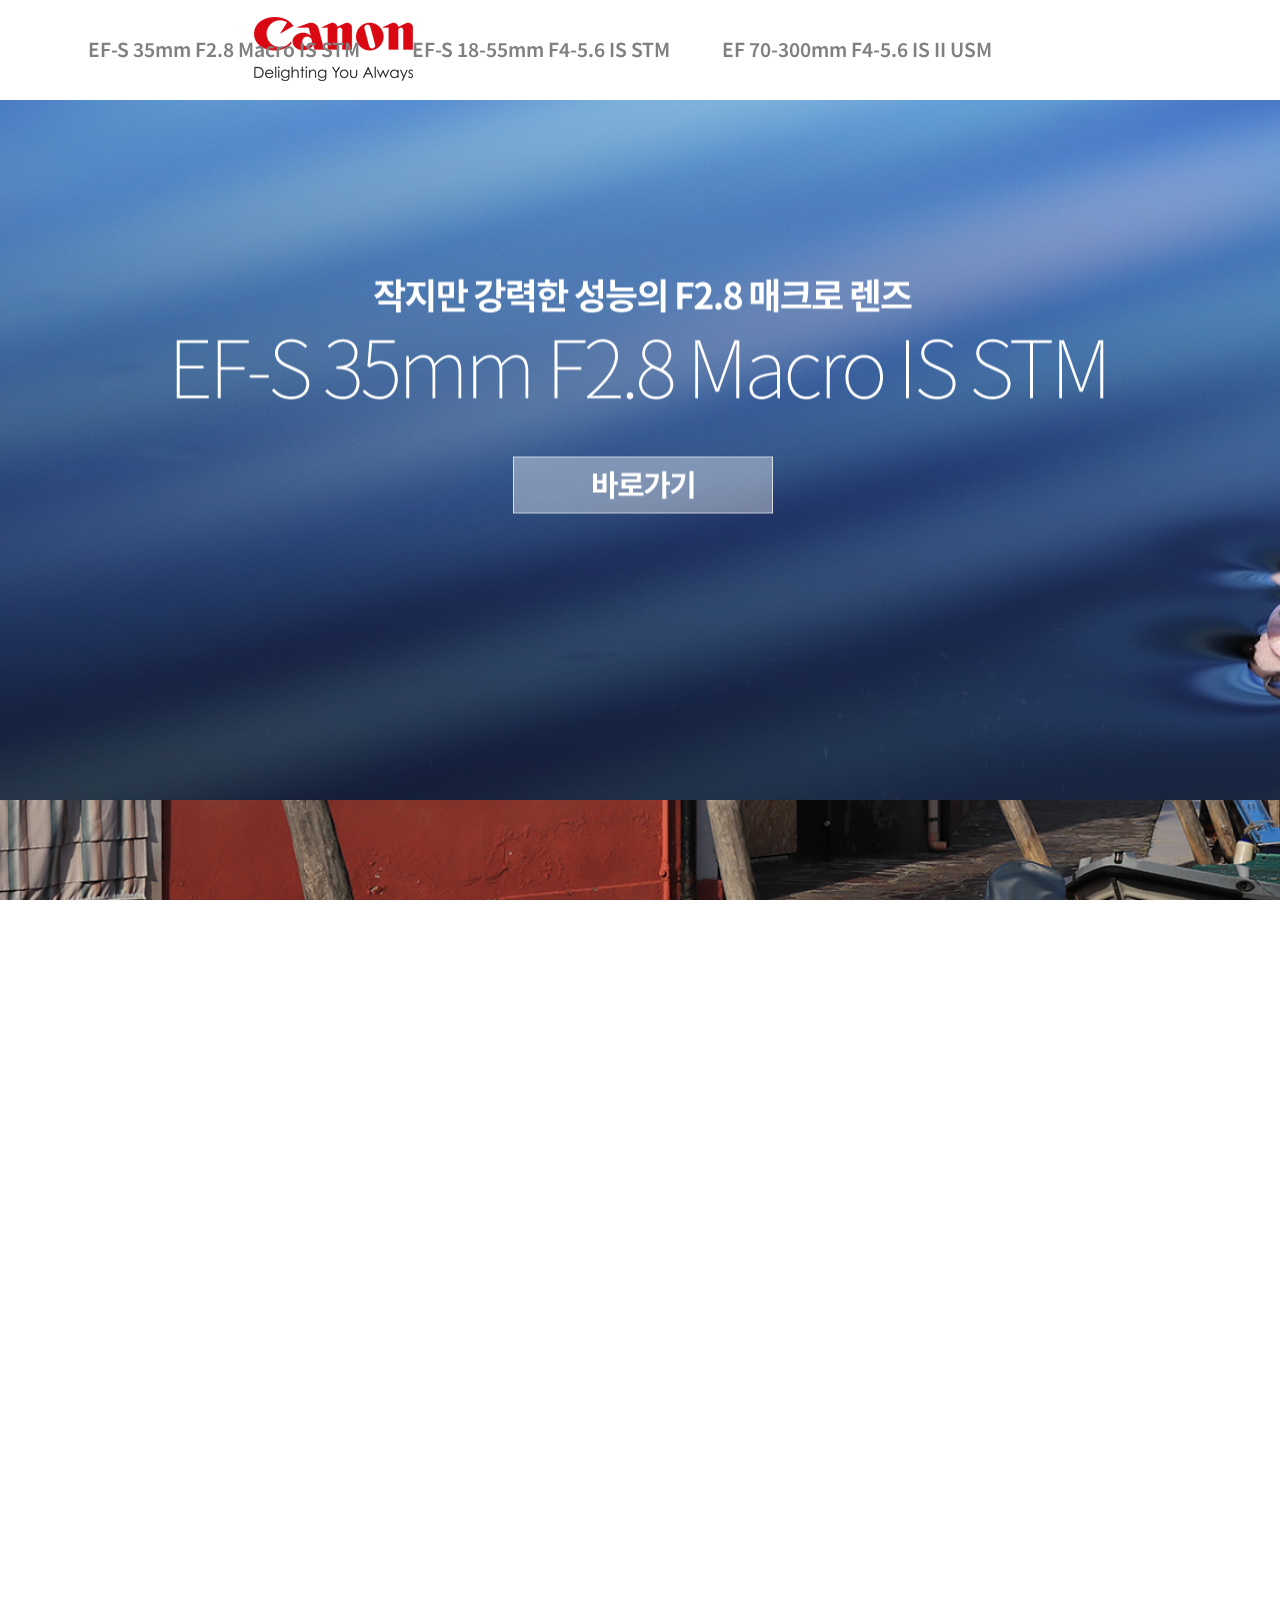
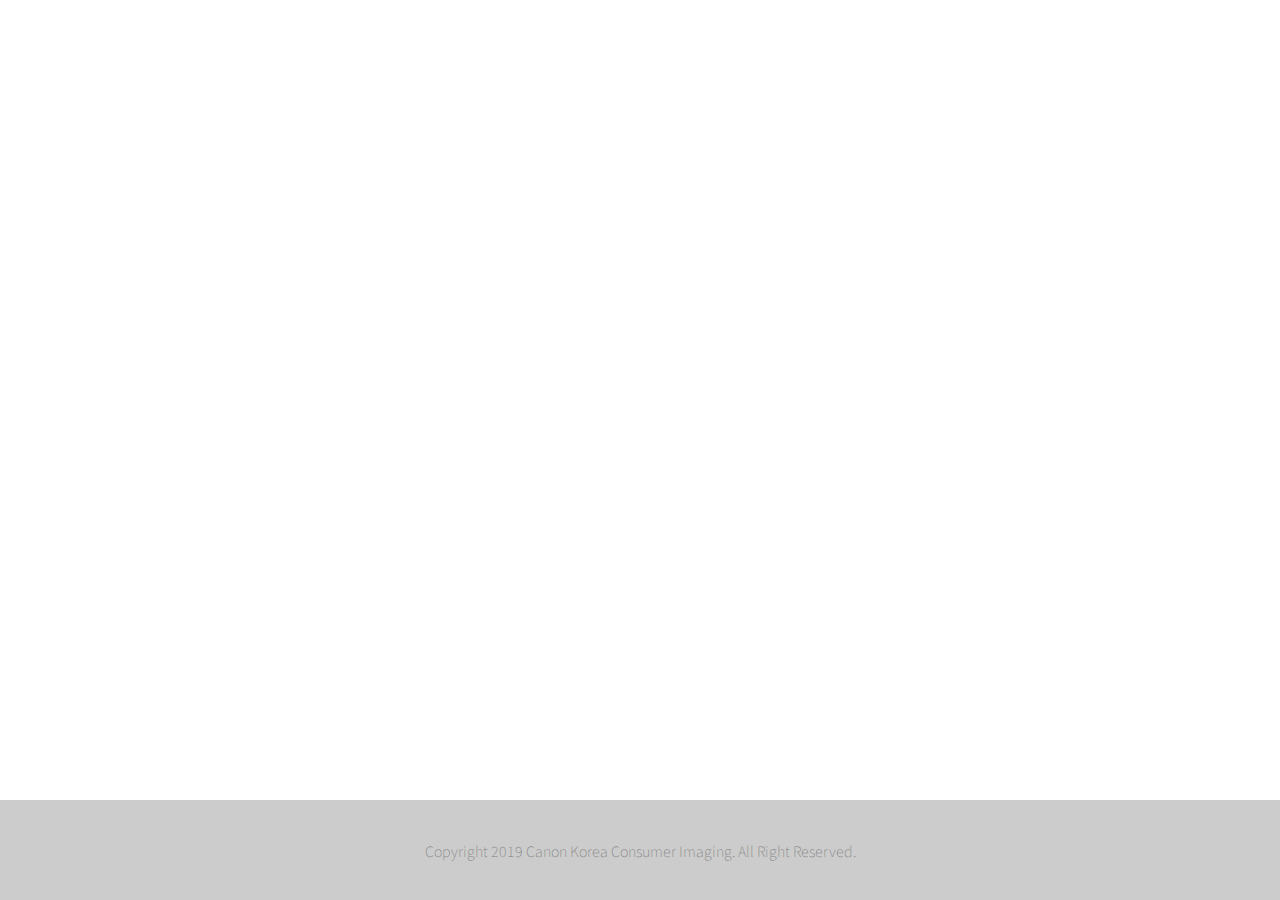
<file: index.html>
<!DOCTYPE html>
<html lang="kr">
  <head>
    <meta charset="utf-8">
    <link href="https://fonts.googleapis.com/css?family=Noto+Sans+KR" rel="stylesheet">
    <title></title>
    <style>
    body, h1{
      margin: 0px;
    }
    #scene{
      height:800px;
      overflow: hidden;
      background-size: cover;
      background-attachment: fixed;
    }
    .one{background-image: url(images/index_07.png);}
    .two{background-image: url(images/index_08.png);}
    .three{background-image: url(images/index_09.png);}
    #scene h1{
      position: relative;
      left:50%;
      top:50%;
      transform: translateX(-50%) translateY(-50%);
      text-align: center;
    }
    /*---푸터 적용---*/
    footer{
      height:100px;
      background-color: rgba(0, 0, 0, 0.2);
    }
    .footer{
      position: relative;
      left:50%;
      top:50%;
      transform: translateX(-50%) translateY(-50%);
      text-align: center;
      font-family: 'Noto Sans KR', sans-serif;
      font-size: 0.9rem;
      font-weight: 100;
      color:gray;
    }
/*---네비게이션 처리---*/
.wrap{
  border: 0px solid red;

  height: 100px;
  width: 100%;
  position: fixed;
  background-color: white;
  z-index: 10;
}
  .logo{
    border: 0px solid blue;
    display: block;
    margin-left: 240px;
  }
    .nav{
      border: 0px solid green;
      position: fixed;
      right:240px;
      top:35px;
      display: inline-block;
      font-family: 'Noto Sans KR', sans-serif;
      font-size: 1.2rem;
      font-weight: 600;
      color:gray;
    }
    .space{
      margin-left: 3rem;

    }
    a, a:link :visited :active{
      text-decoration: none;
      color: gray;

    }
    a:hover{
      color: red;
    }


    </style>
  </head>
  <body>
    <nav class="wrap">
      <div class="logo">
        <a href="index.html"><img src="images/index_02.png"></a>
      </div>
      <div class="nav">
      <a href="p01.html">EF-S 35mm F2.8 Macro IS STM</a>
      <span class="space"></span>
      <a href="p02.html">EF-S 18-55mm F4-5.6 IS STM</a>
      <span class="space"></span>
      <a href="p03.html">EF 70-300mm F4-5.6 IS II USM</a>
      <span class="space"></span>
      </div>
    </nav>
   <section id="scene" class="one">
     <h1><a href="p01.html"><img src="images/t01.png"></a></h1>
   </section>
   <section id="scene" class="two">
     <h1><a href="p02.html"><img src="images/t02.png"></a></h1>
   </section>
   <section id="scene" class="three">
     <h1><a href="p03.html"><img src="images/t03.png"></a></h1>
   </section>
   <footer><div class="footer">
     Copyright 2019 Canon Korea Consumer Imaging. All Right Reserved.
   </div></footer>
  </body>
</html>
</file>
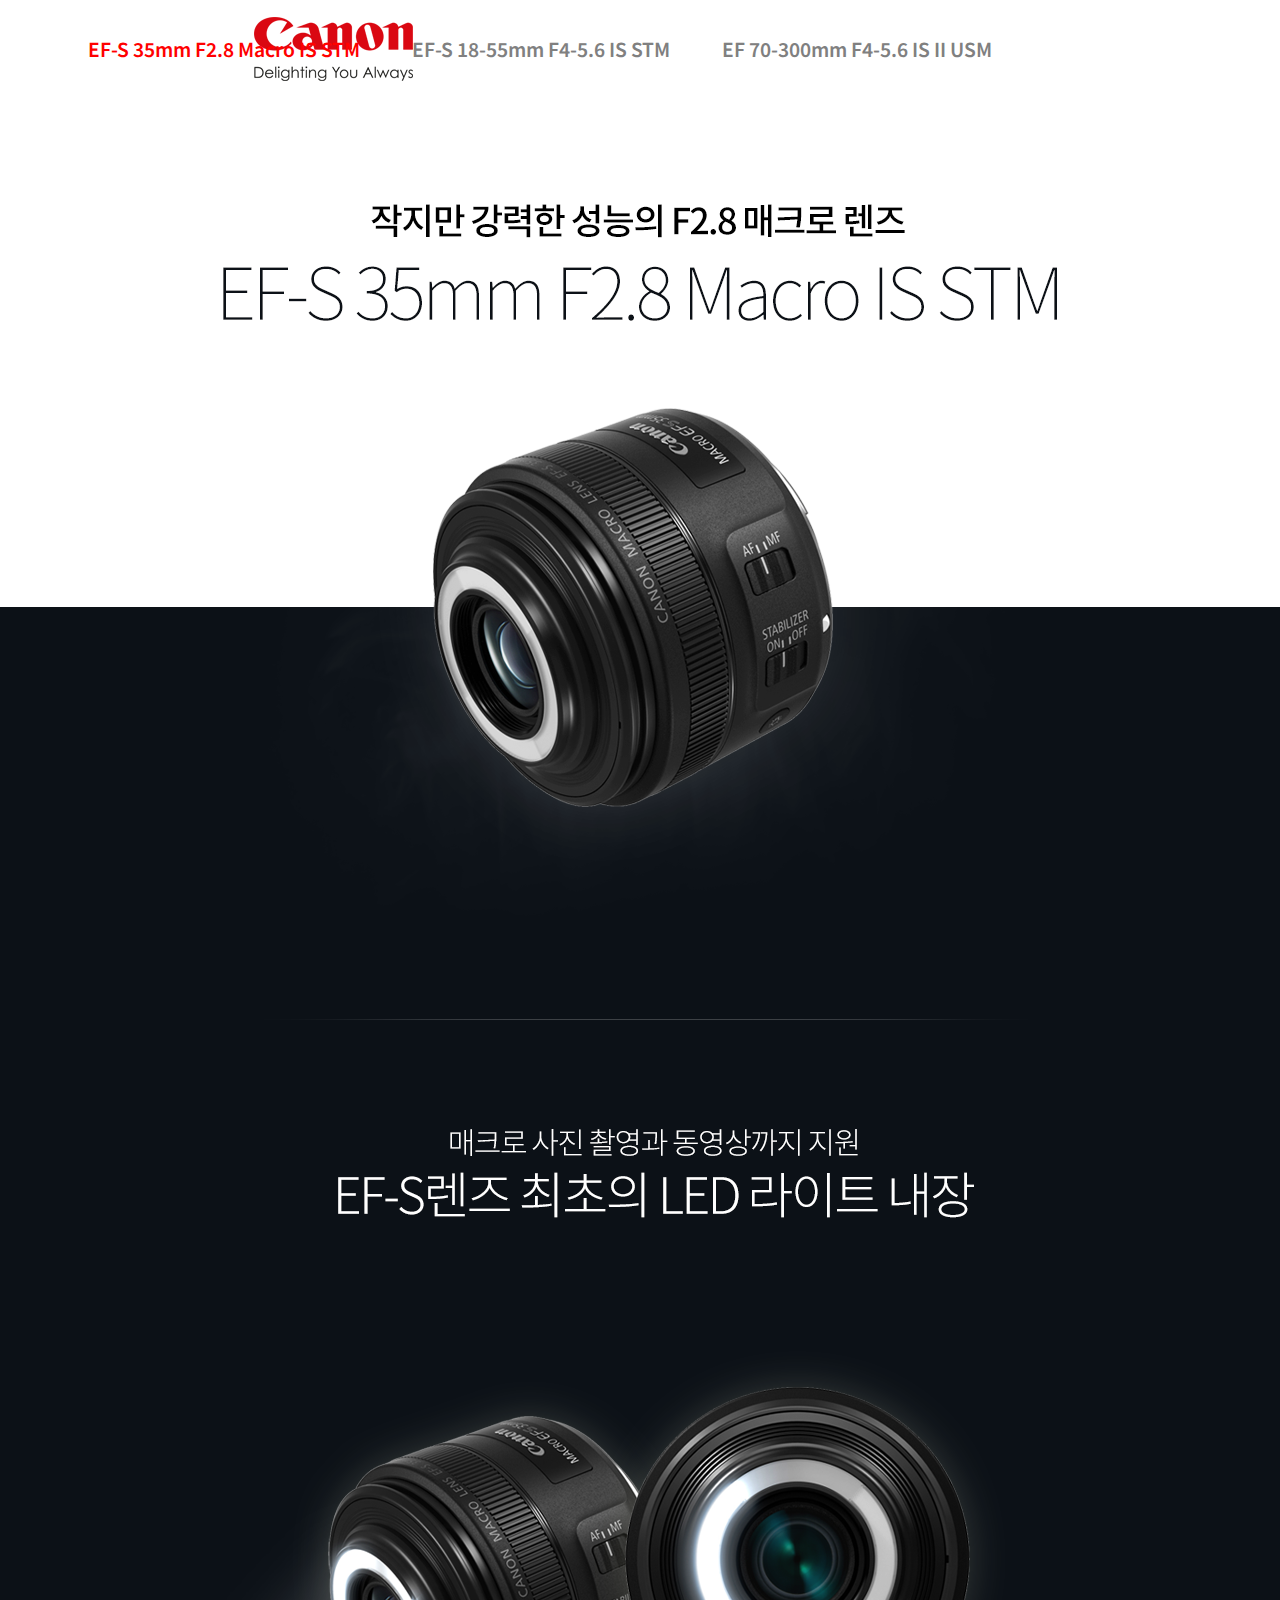
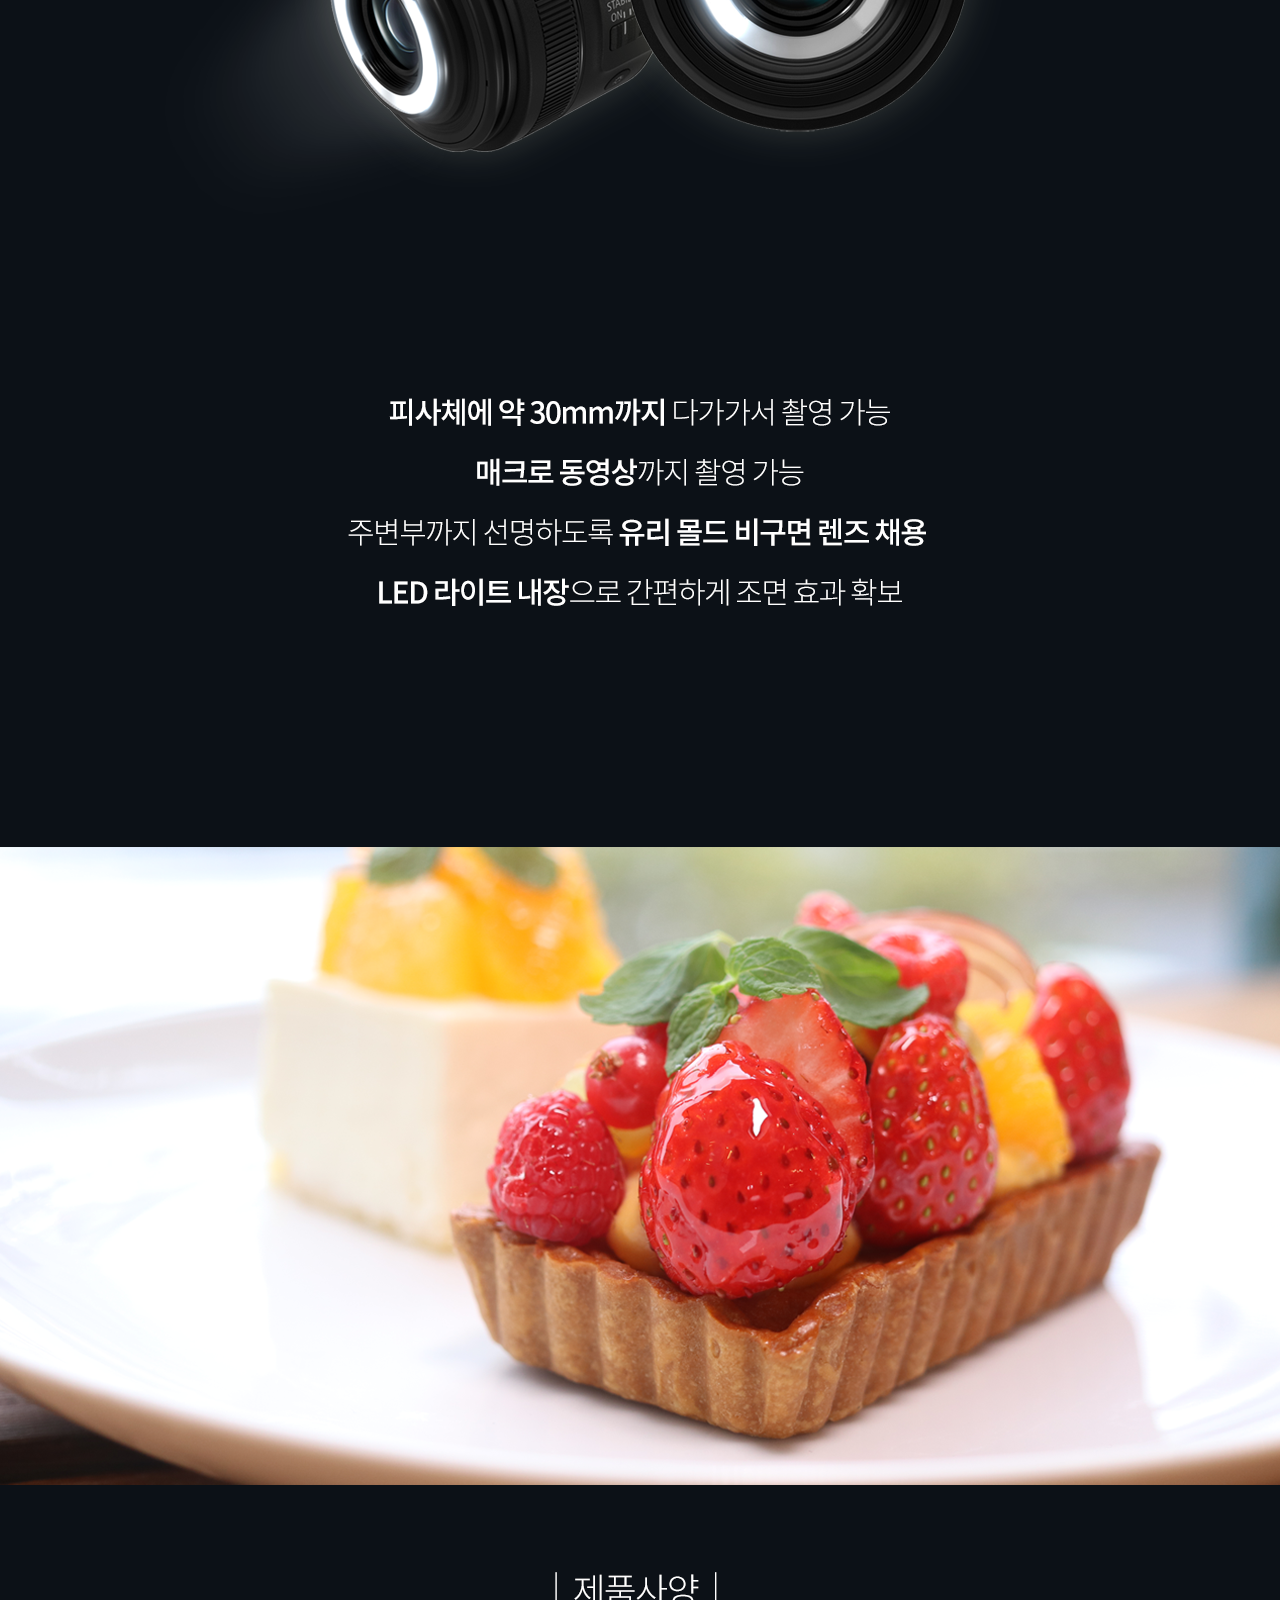
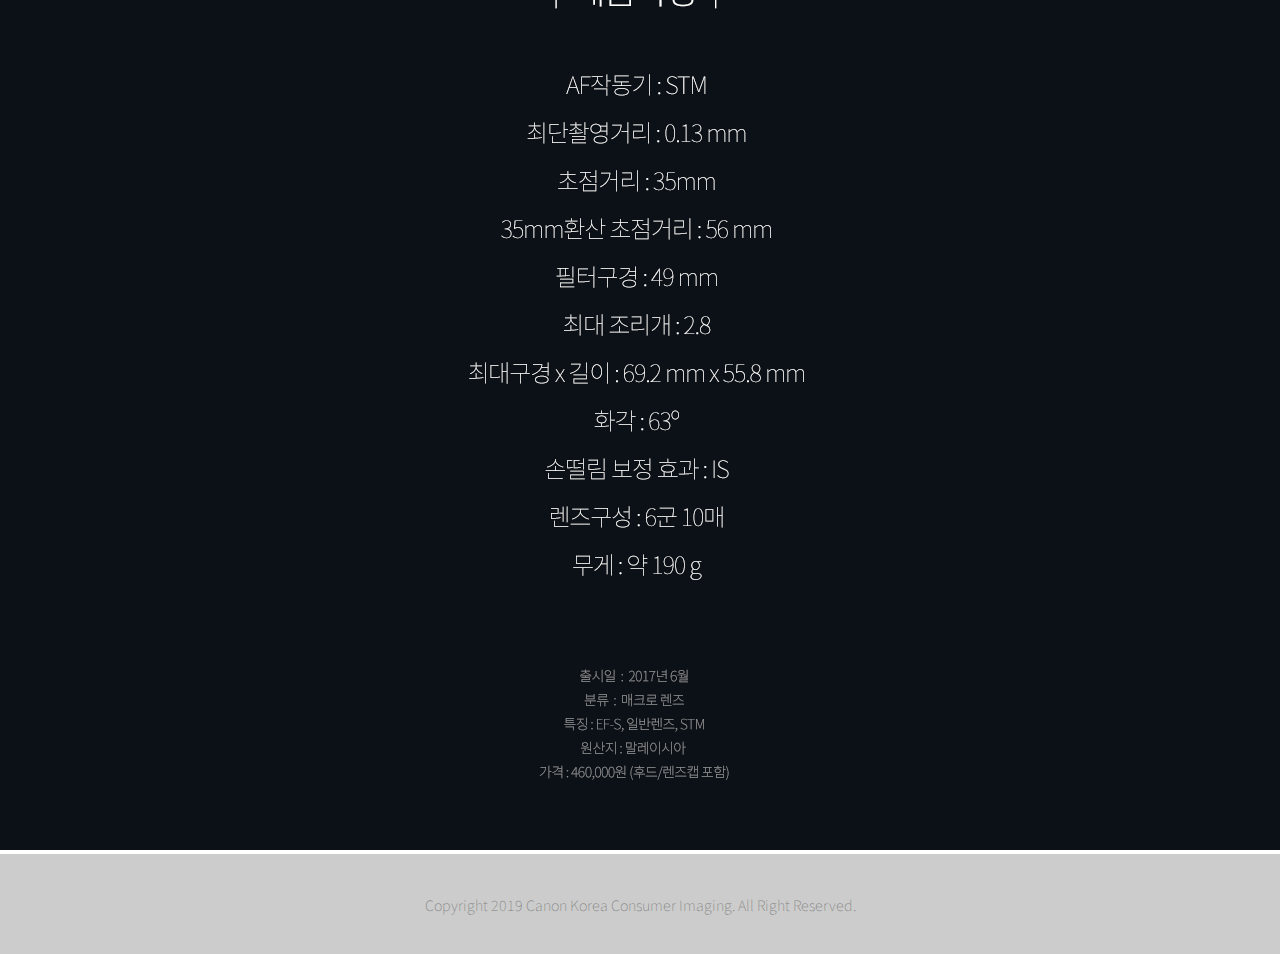
<file: p01.html>
<!DOCTYPE html>
<html lang="kr">
  <head>
    <meta charset="utf-8">
    <link rel="stylesheet" href="css.css">
    <link href="https://fonts.googleapis.com/css?family=Noto+Sans+KR" rel="stylesheet">
    <title></title>

  </head>
  <body>
    <nav class="wrap">
      <div class="logo">
        <a href="index.html"><img src="images/index_02.png"></a>
      </div>
      <div class="nav">
      <a href="p01.html" style="color:red">EF-S 35mm F2.8 Macro IS STM</a>
      <span class="space"></span>
      <a href="p02.html">EF-S 18-55mm F4-5.6 IS STM</a>
      <span class="space"></span>
      <a href="p03.html">EF 70-300mm F4-5.6 IS II USM</a>
      <span class="space"></span>
      </div>
    </nav>
  <section class="bodywrap">
    <div class="page">
      <img src="images/p01.png" alt="">
    </div>

  </section>
   <footer><div class="footer">
     Copyright 2019 Canon Korea Consumer Imaging. All Right Reserved.
   </div></footer>
  </body>
</html>
</file>
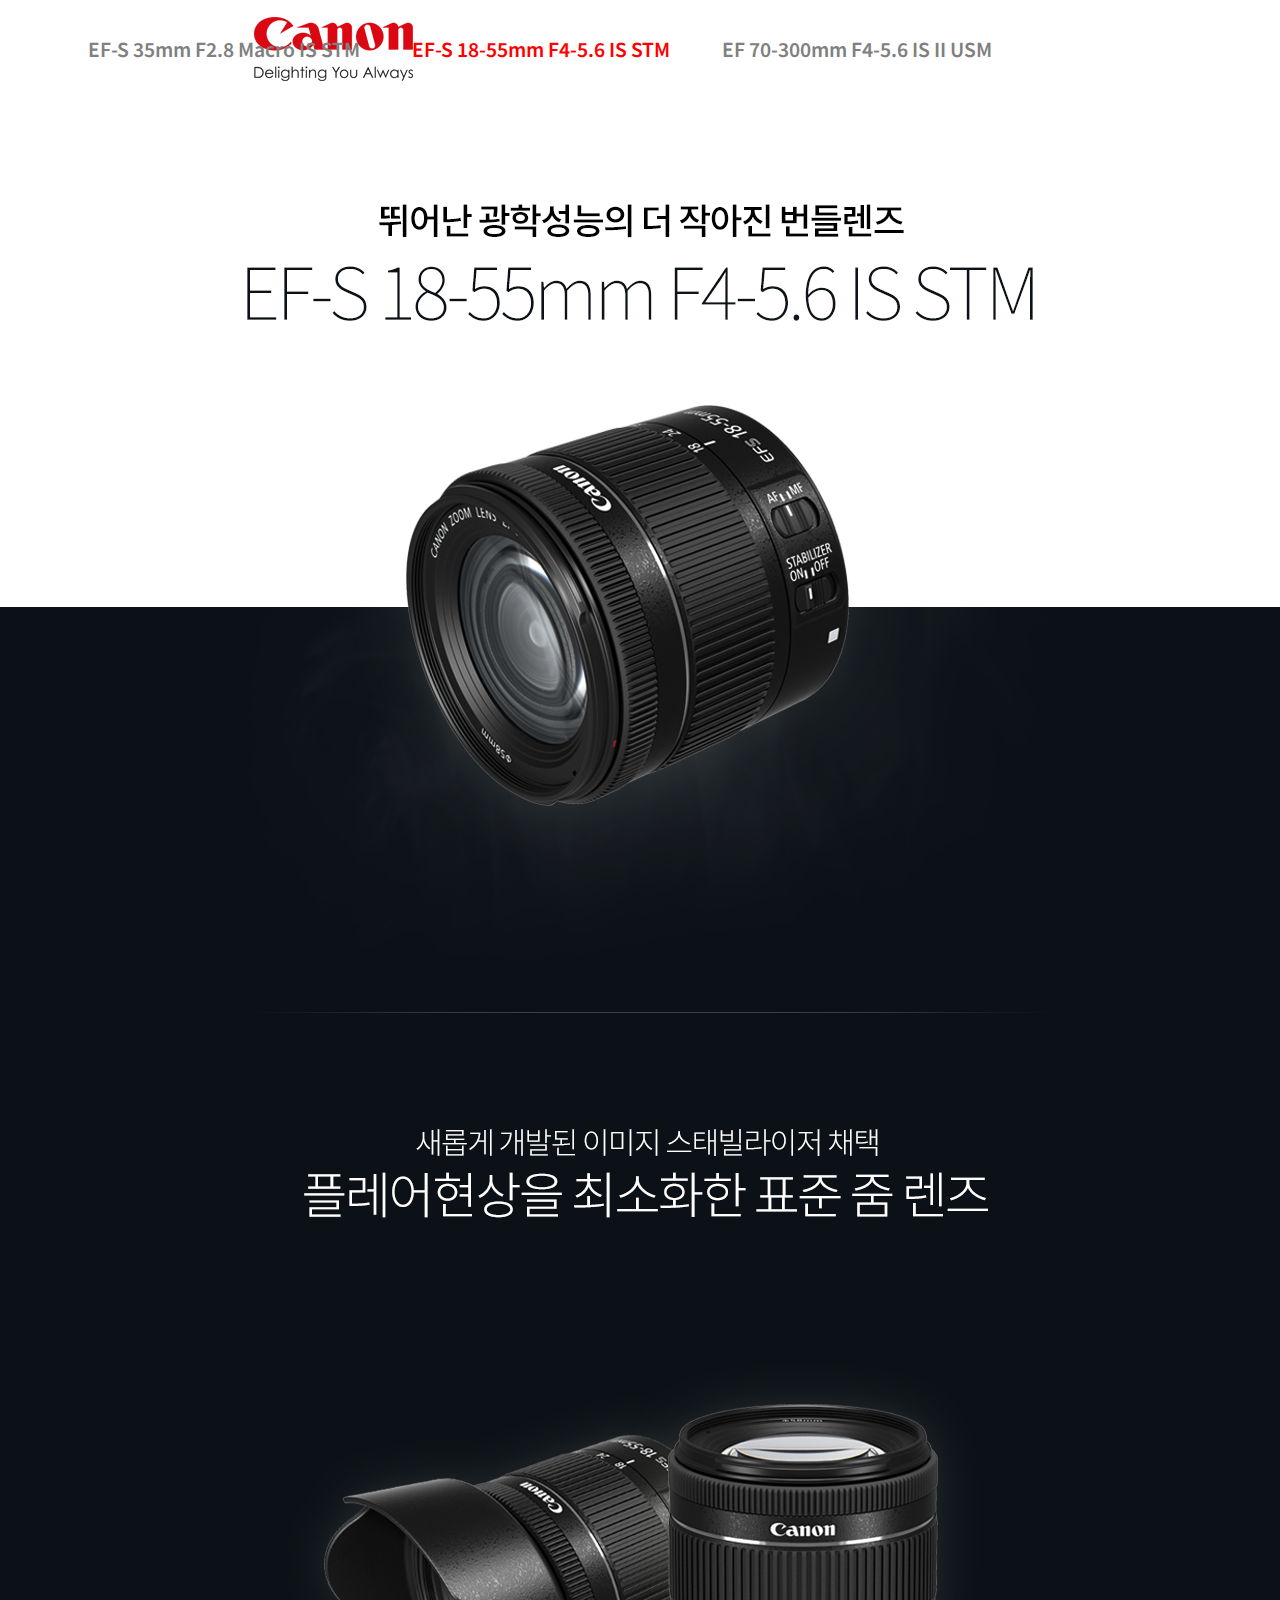
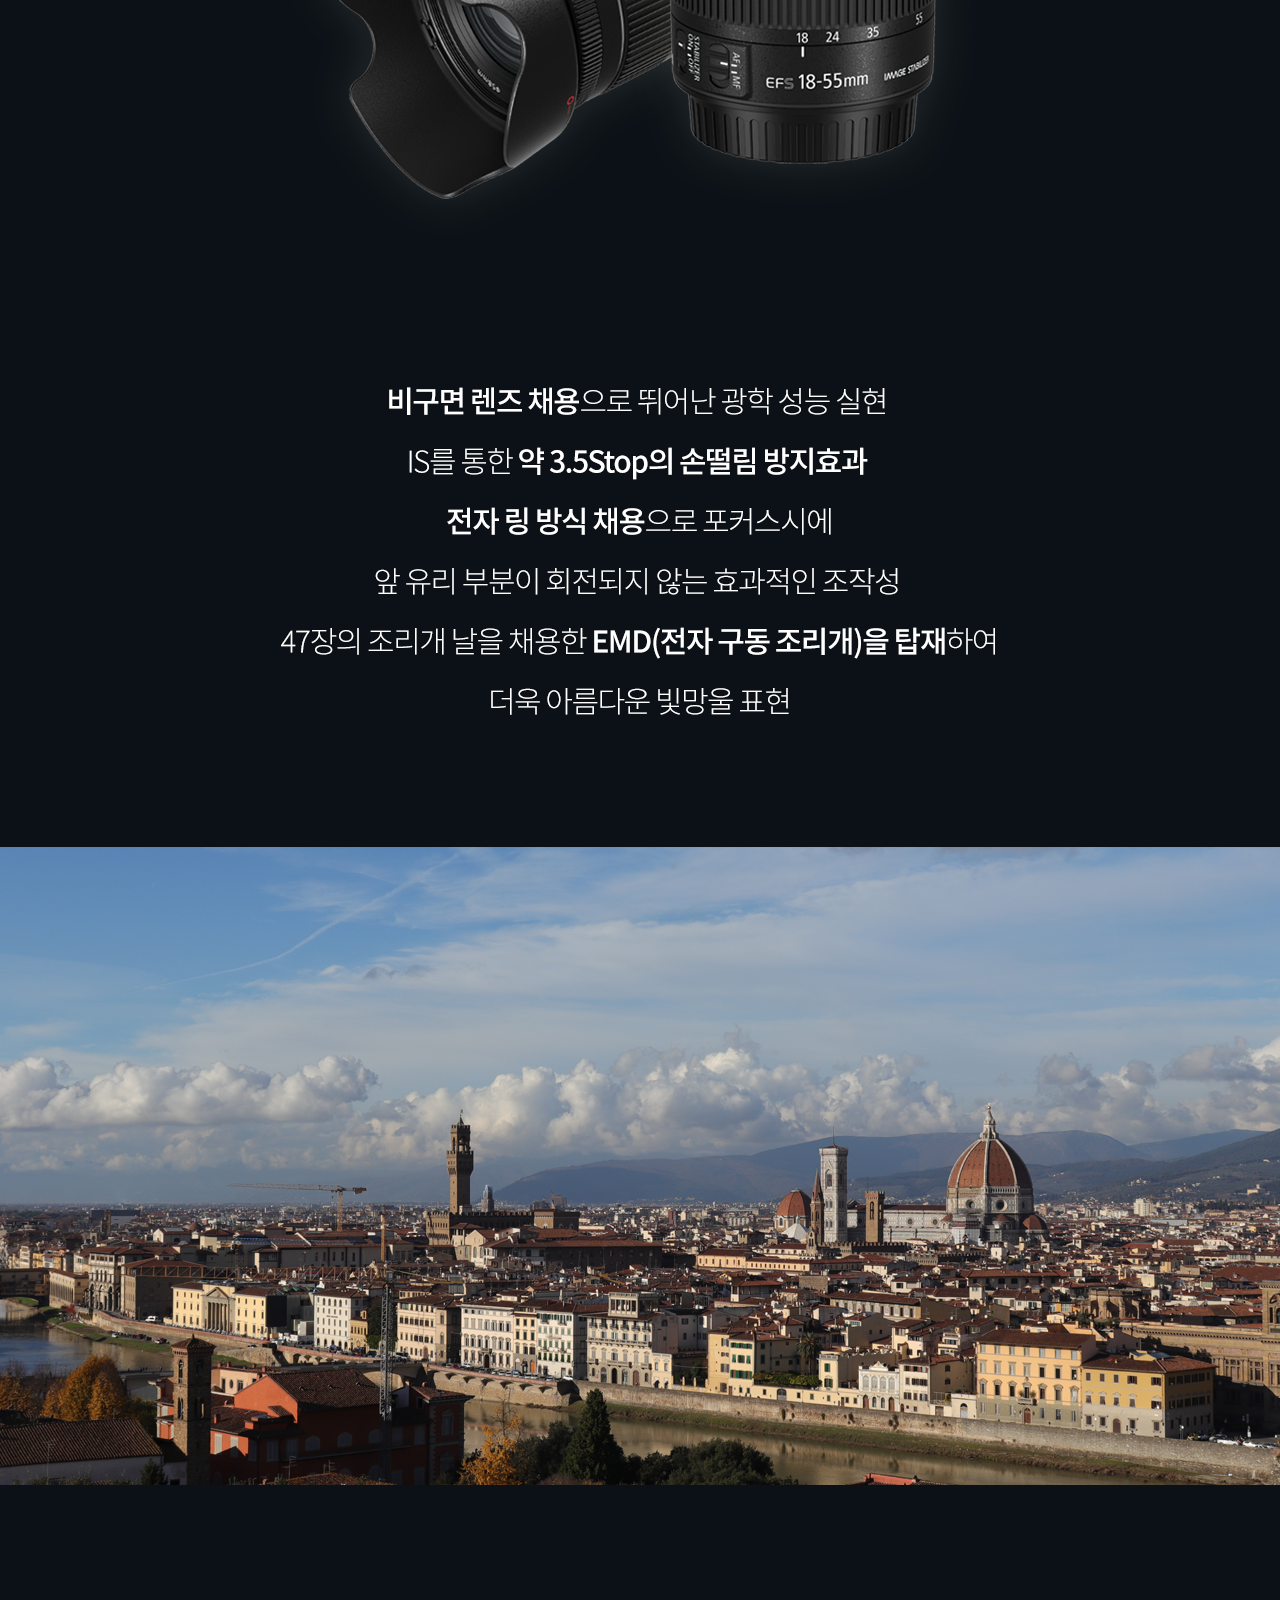
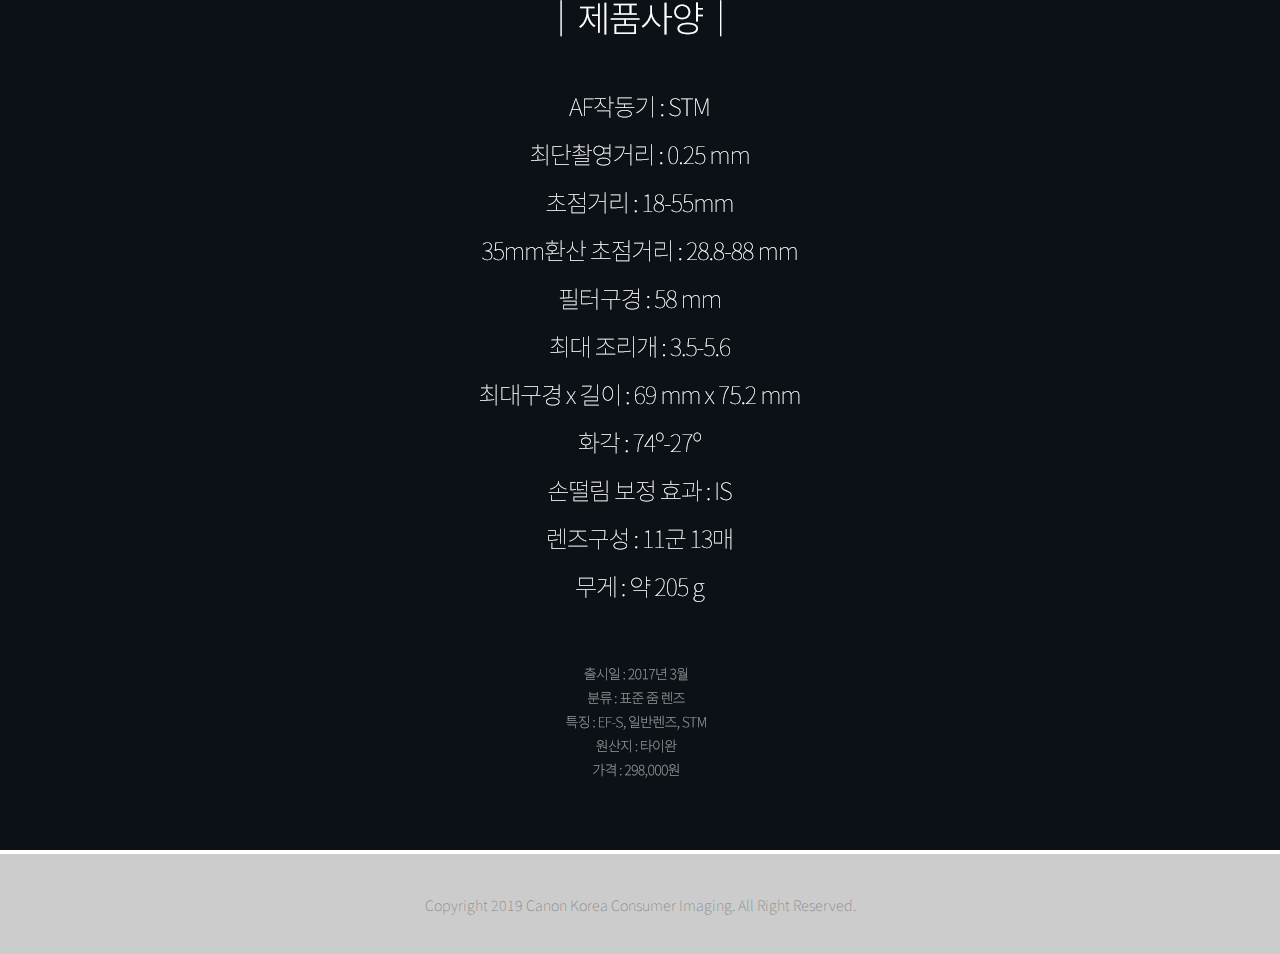
<file: p02.html>
<!DOCTYPE html>
<html lang="kr">
  <head>
    <meta charset="utf-8">
    <link rel="stylesheet" href="css.css">
    <link href="https://fonts.googleapis.com/css?family=Noto+Sans+KR" rel="stylesheet">
    <title></title>

  </head>
  <body>
    <nav class="wrap">
      <div class="logo">
      <a href="index.html"><img src="images/index_02.png"></a>
      </div>
      <div class="nav">
      <a href="p01.html">EF-S 35mm F2.8 Macro IS STM</a>
      <span class="space"></span>
      <a href="p02.html"style="color:red">EF-S 18-55mm F4-5.6 IS STM</a>
      <span class="space"></span>
      <a href="p03.html">EF 70-300mm F4-5.6 IS II USM</a>
      <span class="space"></span>
      </div>
    </nav>
  <section class="bodywrap">
    <div class="page">
      <img src="images/p02.png" alt="">
    </div>

  </section>
   <footer><div class="footer">
     Copyright 2019 Canon Korea Consumer Imaging. All Right Reserved.
   </div></footer>
  </body>
</html>
</file>
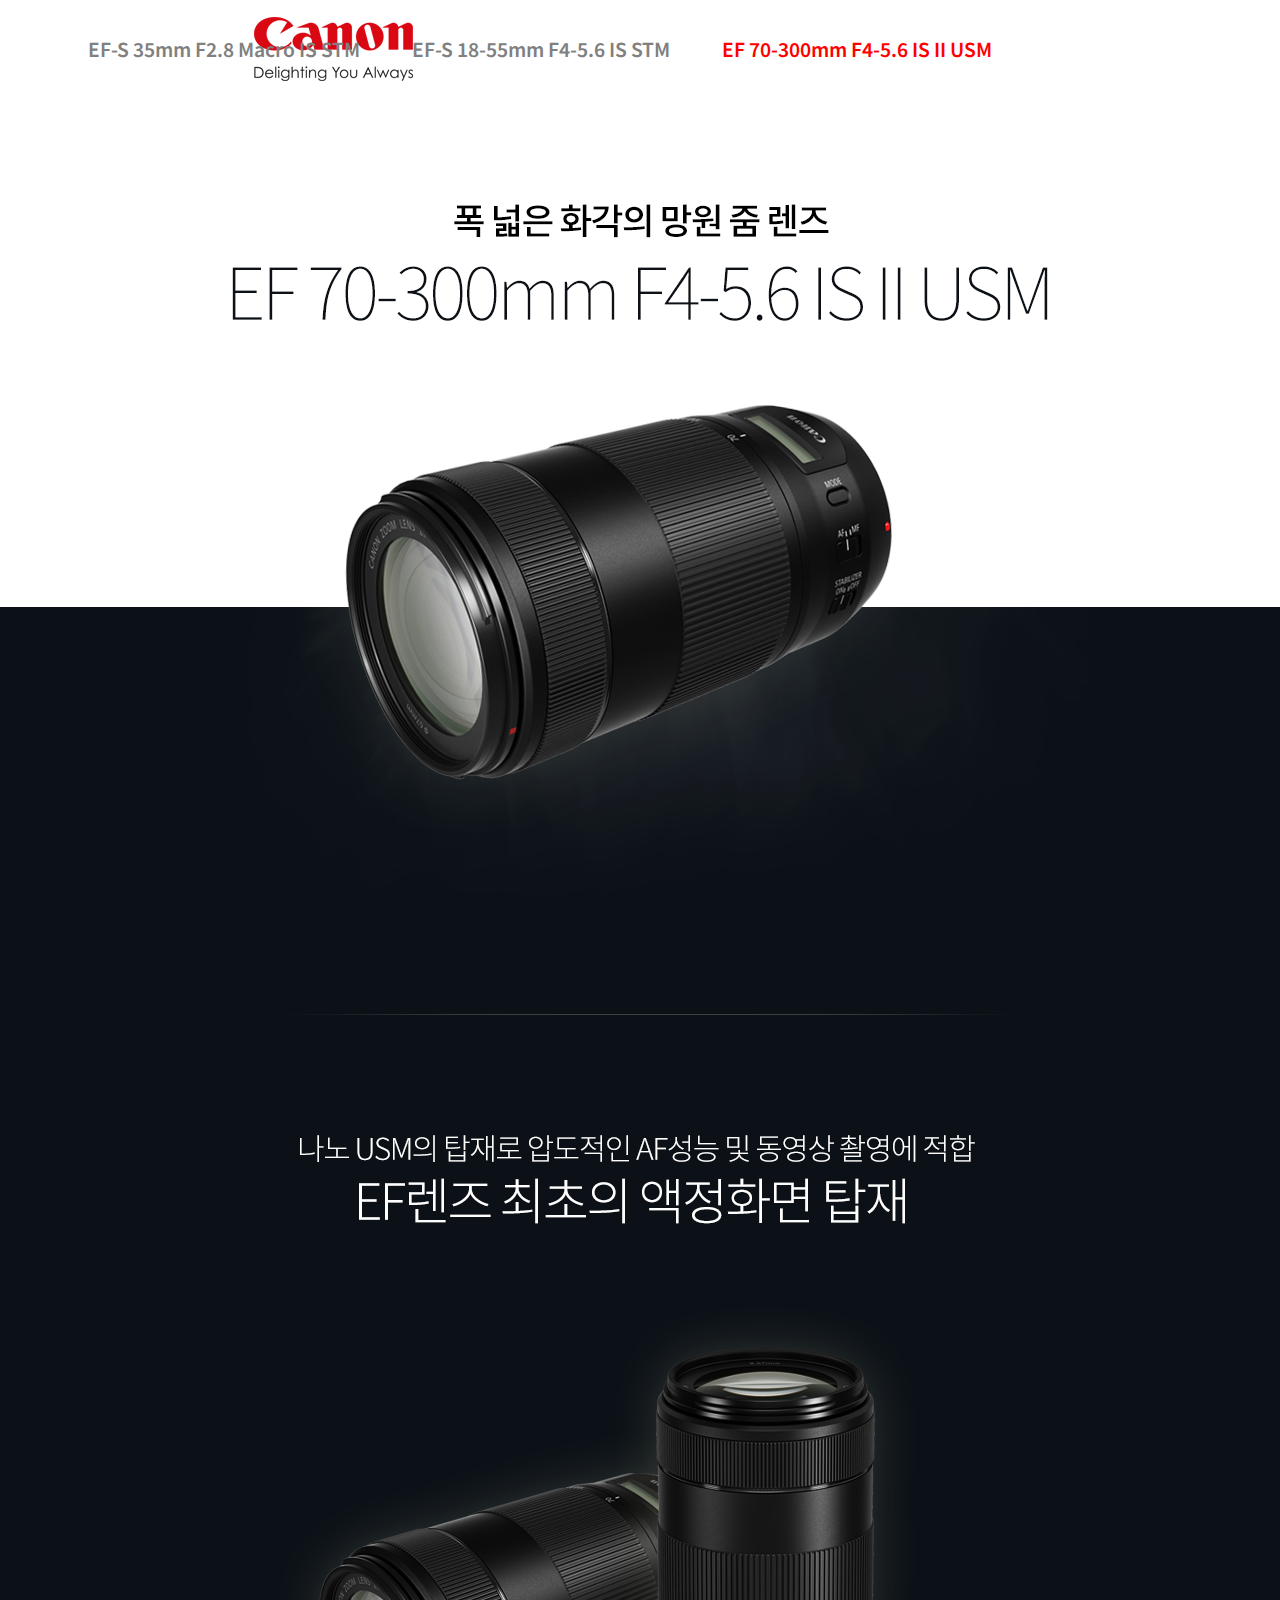
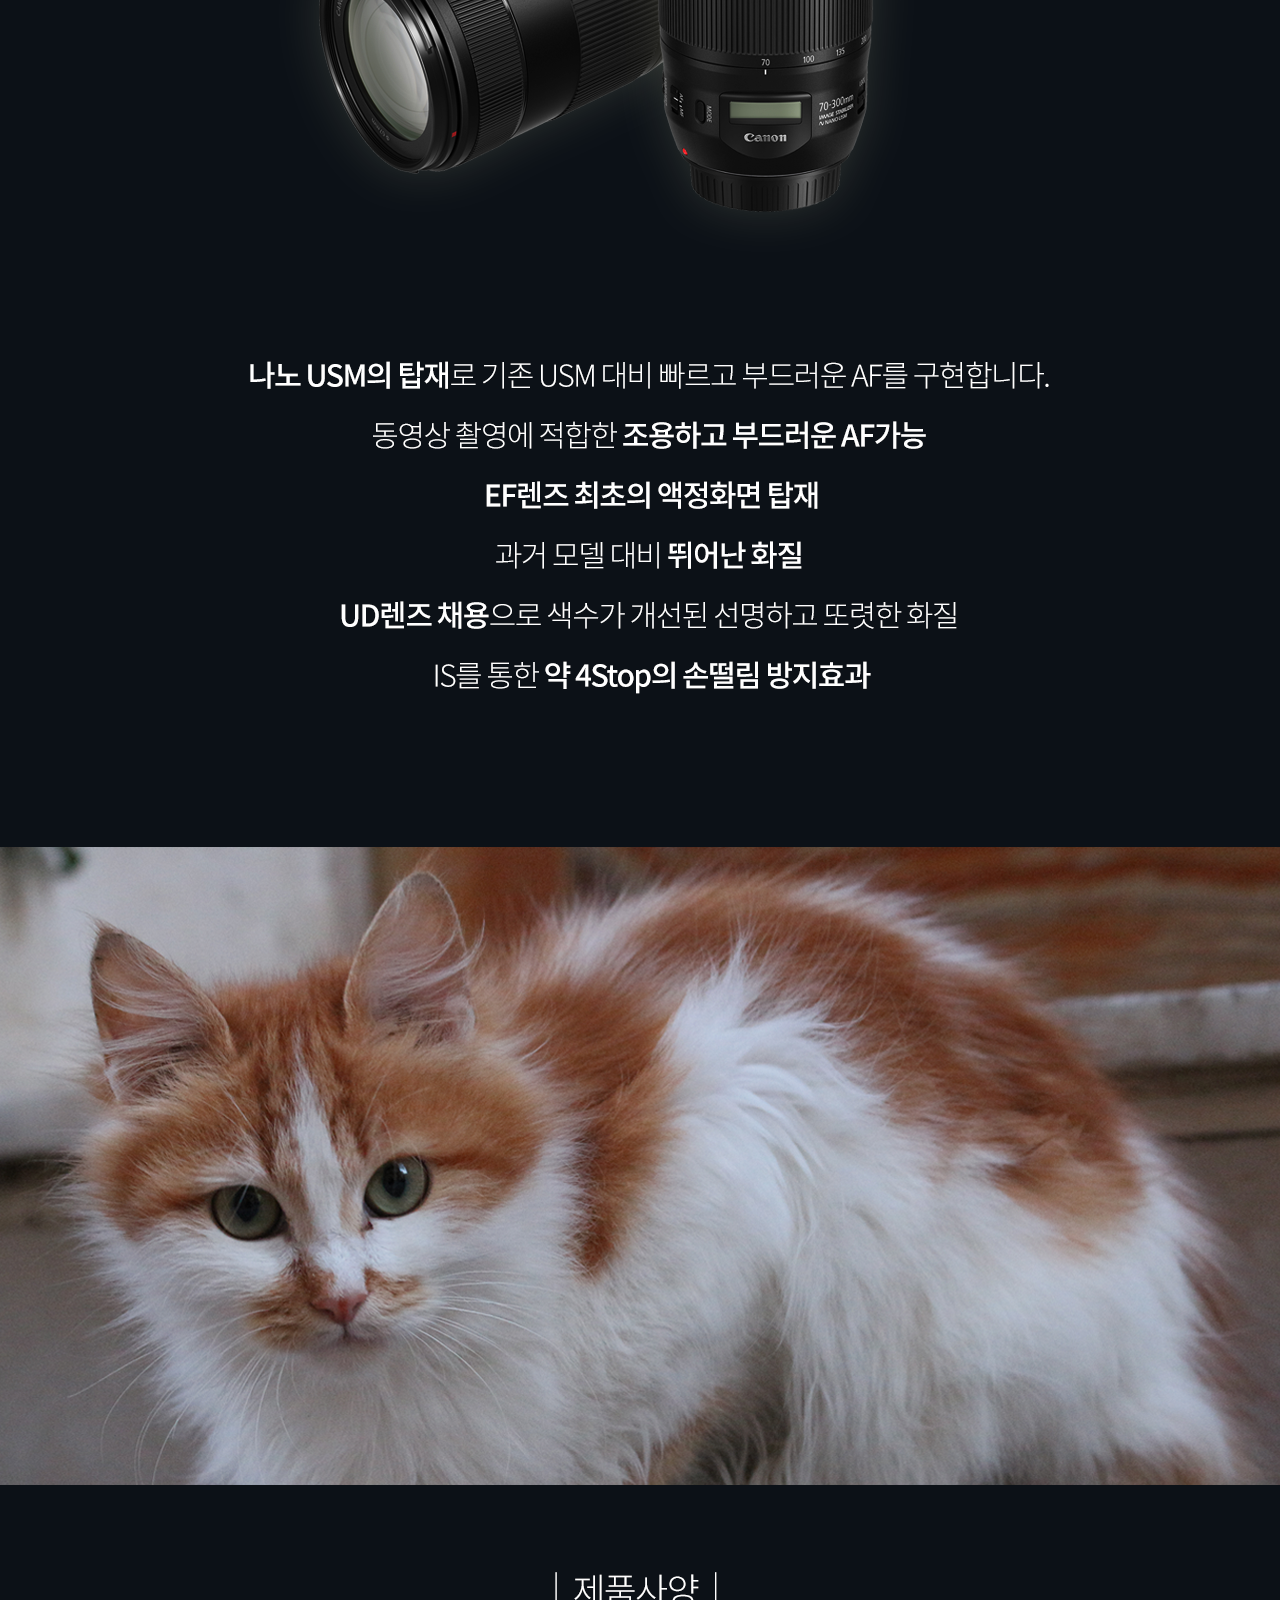
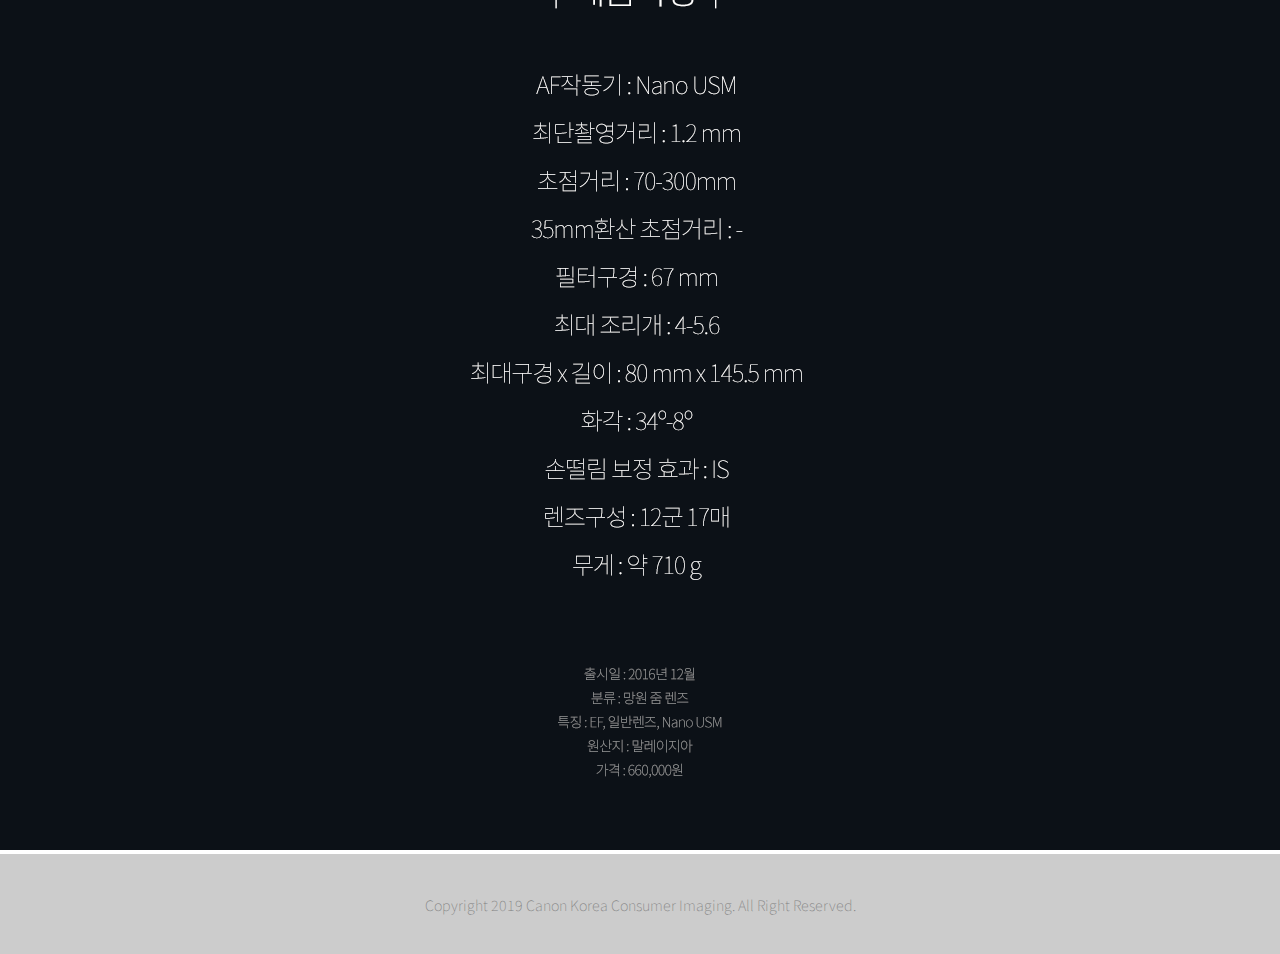
<file: p03.html>
<!DOCTYPE html>
<html lang="kr">
  <head>
    <meta charset="utf-8">
    <link rel="stylesheet" href="css.css">
    <link href="https://fonts.googleapis.com/css?family=Noto+Sans+KR" rel="stylesheet">
    <title></title>

  </head>
  <body>
    <nav class="wrap">
      <div class="logo">
          <a href="index.html"><img src="images/index_02.png"></a>
      </div>
      <div class="nav">
      <a href="p01.html">EF-S 35mm F2.8 Macro IS STM</a>
      <span class="space"></span>
      <a href="p02.html">EF-S 18-55mm F4-5.6 IS STM</a>
      <span class="space"></span>
      <a href="p03.html"style="color:red">EF 70-300mm F4-5.6 IS II USM</a>
      <span class="space"></span>
      </div>
    </nav>
  <section class="bodywrap">
    <div class="page">
      <img src="images/p03.png" alt="">
    </div>

  </section>
   <footer><div class="footer">
     Copyright 2019 Canon Korea Consumer Imaging. All Right Reserved.
   </div></footer>
  </body>
</html>
</file>
<file: css.css>
body, h1{
  margin: 0px;
}
#scene{
  height:800px;
  overflow: hidden;
  background-size: cover;
  background-attachment: fixed;
}
.one{background-image: url(images/index_07.png);}
.two{background-image: url(images/index_08.png);}
.three{background-image: url(images/index_09.png);}
#scene h1{
  position: relative;
  left:50%;
  top:50%;
  transform: translateX(-50%) translateY(-50%);
  text-align: center;
}
/*---푸터 적용---*/
footer{
  height:100px;
  background-color: rgba(0, 0, 0, 0.2);
}
.footer{
  position: relative;
  left:50%;
  top:50%;
  transform: translateX(-50%) translateY(-50%);
  text-align: center;
  font-family: 'Noto Sans KR', sans-serif;
  font-size: 0.9rem;
  font-weight: 100;
  color:gray;
}
/*---네비게이션 처리---*/
.wrap{
border: 0px solid red;
height: 100px;
width: 100%;
position: static;
background-color: white;
z-index: 10;
}
.logo{
border: 0px solid blue;
display: block;
margin-left: 240px;
}
.nav{
  border: 0px solid green;
  position: absolute;
  right:240px;
  top:35px;
  display: inline-block;
  font-family: 'Noto Sans KR', sans-serif;
  font-size: 1.2rem;
  font-weight: 600;
  color:gray;
}
.space{
  margin-left: 3rem;

}
a, a:link :visited :active{
  text-decoration: none;
  color: gray;

}
a:hover{
  color: red;
}
/*---서브페이지 구성------*/
.bodywrap{
top:100px;
width:100%;
height:100%;
}
.page{
position: relative;
width:1440px;
left:50%;
transform:translateX(-50%);
}
</file>
